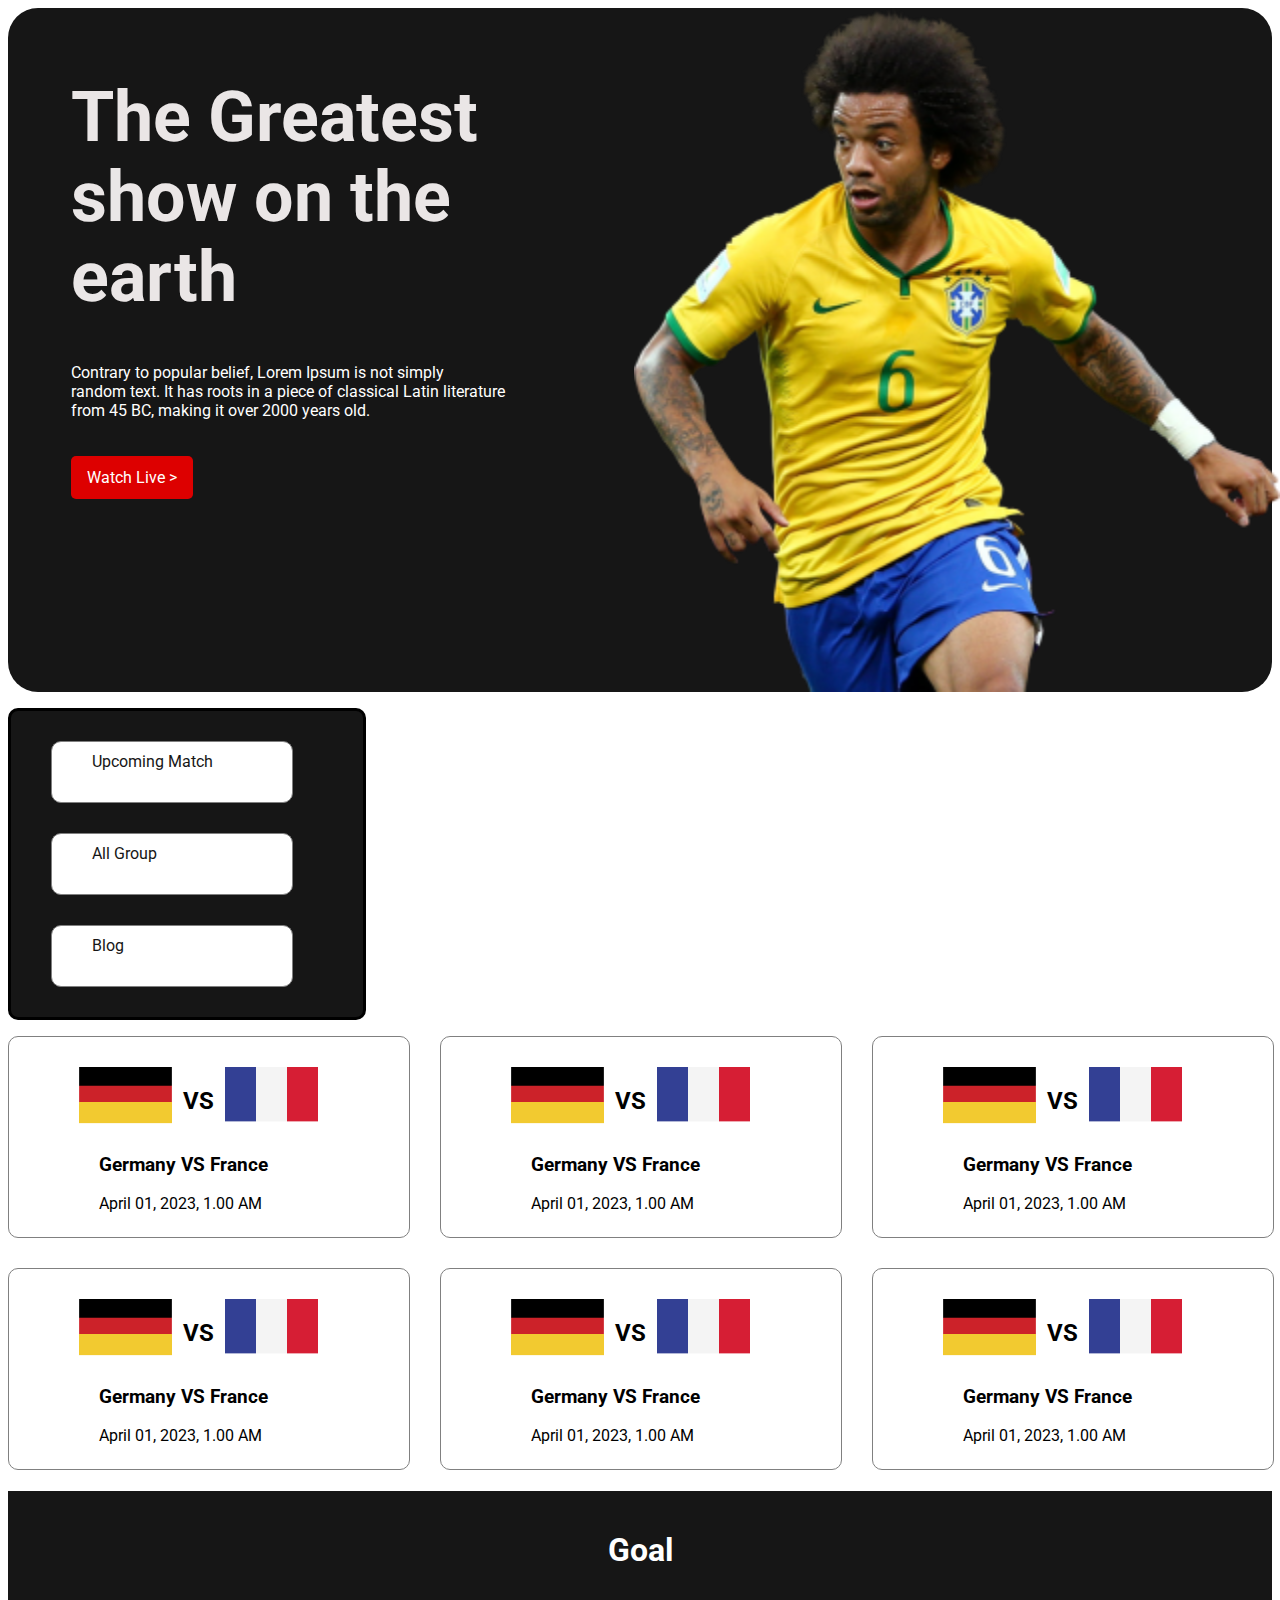
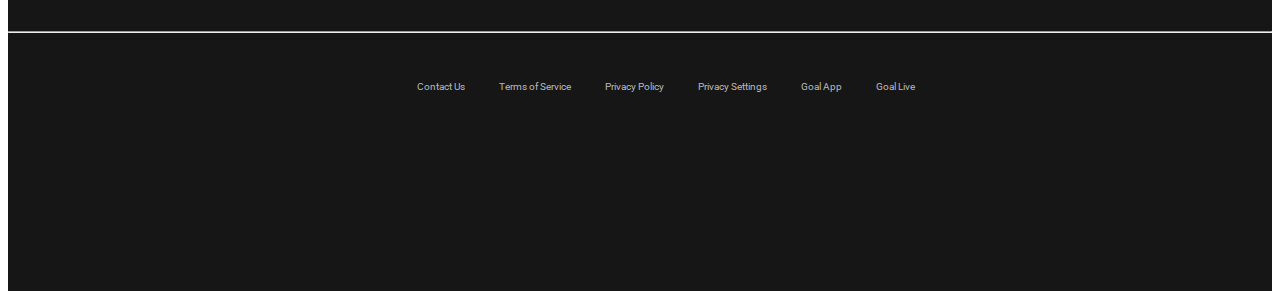
<file: index.html>
<!DOCTYPE html>
<html lang="en">
<head>
    <meta charset="UTF-8">
    <meta http-equiv="X-UA-Compatible" content="IE=edge">
    <meta name="viewport" content="width=device-width, initial-scale=1.0">
    <title>Goal</title>
    <link rel="shortcut icon" href="assets/Flag.png" type="image/x-icon">
    <link rel="stylesheet" href="styles/style2.css">
    <link rel="stylesheet" href="styles/nav.css">
</head>
<body>
  <section class="text-banner">
  
    <div class="first-logs">
         <h1 class="big-logs">
            The Greatest <br>
             show on the <br>
             earth <br>
         </h1>
         <p>
            Contrary to popular belief, Lorem Ipsum is not simply <br>
            random text. It has roots in a piece of classical Latin literature <br>
             from 45 BC, making it over 2000 years old.<br>
         </p>
         <a class="firts-button" href="">
            Watch Live >
            </a>

    </div>
    <div class="big-logs-img">
        <img src="assets/img-tab.png" alt="">
    </div>
</section>
<section>
    <header>
      <nav class="">
        <ul>
          <li><a target="_blank" href="home.html">Upcoming Match</a></li>
          <li><a href="">All Group</a></li>
          <li><a target="_blank" href="index.html">Blog</a></li>
        </ul>


    </header>
  </section>
  <section class="gird-section">
    <!-- .container>.food*12>img[src="img/food.jpg"]+h2{item-$}+h4{price: $100}+p>lorem30^button{order now} -->
    <div class="contaner">
    <div class="lad-nat">
      <div class="type-blogs">
      <div class="tool-gad"><img src="assets/germanyFlag.png" alt=""></div>
      <h2>VS</h2>
      <div class="tool-gad"><img src="assets/Flag.png" alt=""> </div> 
  </div>
  <div class="big-tab">
     <h3>Germany VS France </h3>
  <p>April 01, 2023, 1.00 AM</p>
  </div>
    </div>
    
  <div class="lad-nat">
     <div class="type-blogs">
    <div class="tool-gad"><img src="assets/germanyFlag.png" alt=""></div>
    <h2>VS</h2>
    <div class="tool-gad"><img src="assets/Flag.png" alt=""> </div> 
</div>
<div class="big-tab">
   <h3>Germany VS France </h3>
<p>April 01, 2023, 1.00 AM</p>
</div>
  </div>
 
<div class="lad-nat">
  <div class="type-blogs">
  <div class="tool-gad"><img src="assets/germanyFlag.png" alt=""></div>
  <h2>VS</h2>
  <div class="tool-gad"><img src="assets/Flag.png" alt=""> </div> 
</div>
<div class="big-tab">
 <h3>Germany VS France </h3>
<p>April 01, 2023, 1.00 AM</p>
</div>
</div>

<div class="lad-nat">
<div class="type-blogs">
  <div class="tool-gad"><img src="assets/germanyFlag.png" alt=""></div>
  <h2>VS</h2>
  <div class="tool-gad"><img src="assets/Flag.png" alt=""> </div> 
</div>
<div class="big-tab">
 <h3>Germany VS France </h3>
<p>April 01, 2023, 1.00 AM</p>
</div>
</div>

<div class="lad-nat">
  <div class="type-blogs">
  <div class="tool-gad"><img src="assets/germanyFlag.png" alt=""></div>
  <h2>VS</h2>
  <div class="tool-gad"><img src="assets/Flag.png" alt=""> </div> 
</div>
<div class="big-tab">
 <h3>Germany VS France </h3>
<p>April 01, 2023, 1.00 AM</p>
</div>
</div>

<div class="lad-nat">
  <div class="type-blogs">
  <div class="tool-gad"><img src="assets/germanyFlag.png" alt=""></div>
  <h2>VS</h2>
  <div class="tool-gad"><img src="assets/Flag.png" alt=""> </div> 
</div>
<div class="big-tab">
 <h3>Germany VS France </h3>
<p>April 01, 2023, 1.00 AM</p>
</div>
</div>
  </div>               
  </section>
  <footer>
    <div>
      <h1>
      Goal
    </h1>
    </div>
   
    <hr>
    <div class="footer-row">
      <p class="footer-nab">
      Contact Us   
    </p>
    <p class="footer-nab">
      Terms of Service
    </p>
    <p class="footer-nab">
      Privacy Policy
    </p>
    <p class="footer-nab"> 
      Privacy Settings
    </p>
    <p class="footer-nab">
      Goal App 
    </p>
    <p class="footer-nab">
      Goal Live
    </p>
    </div>
    

  </footer>
</body>
</html>
</file>
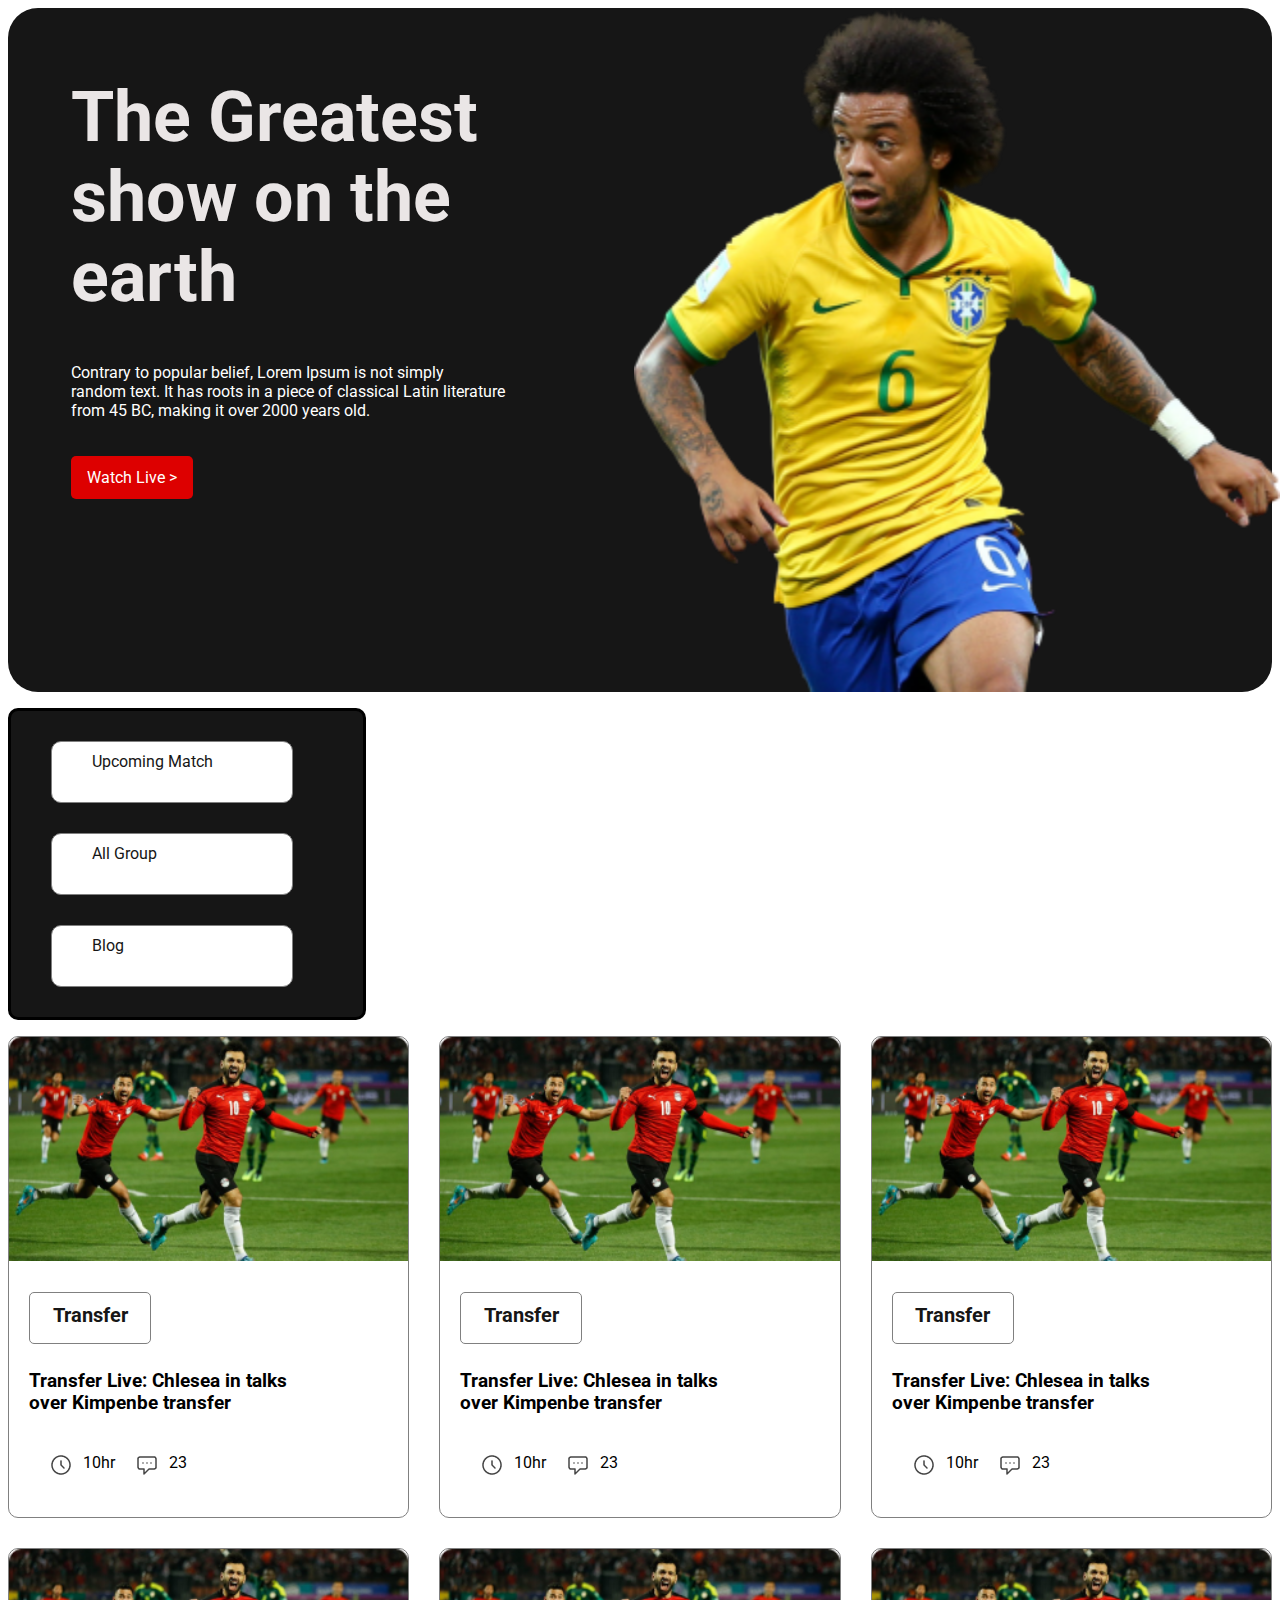
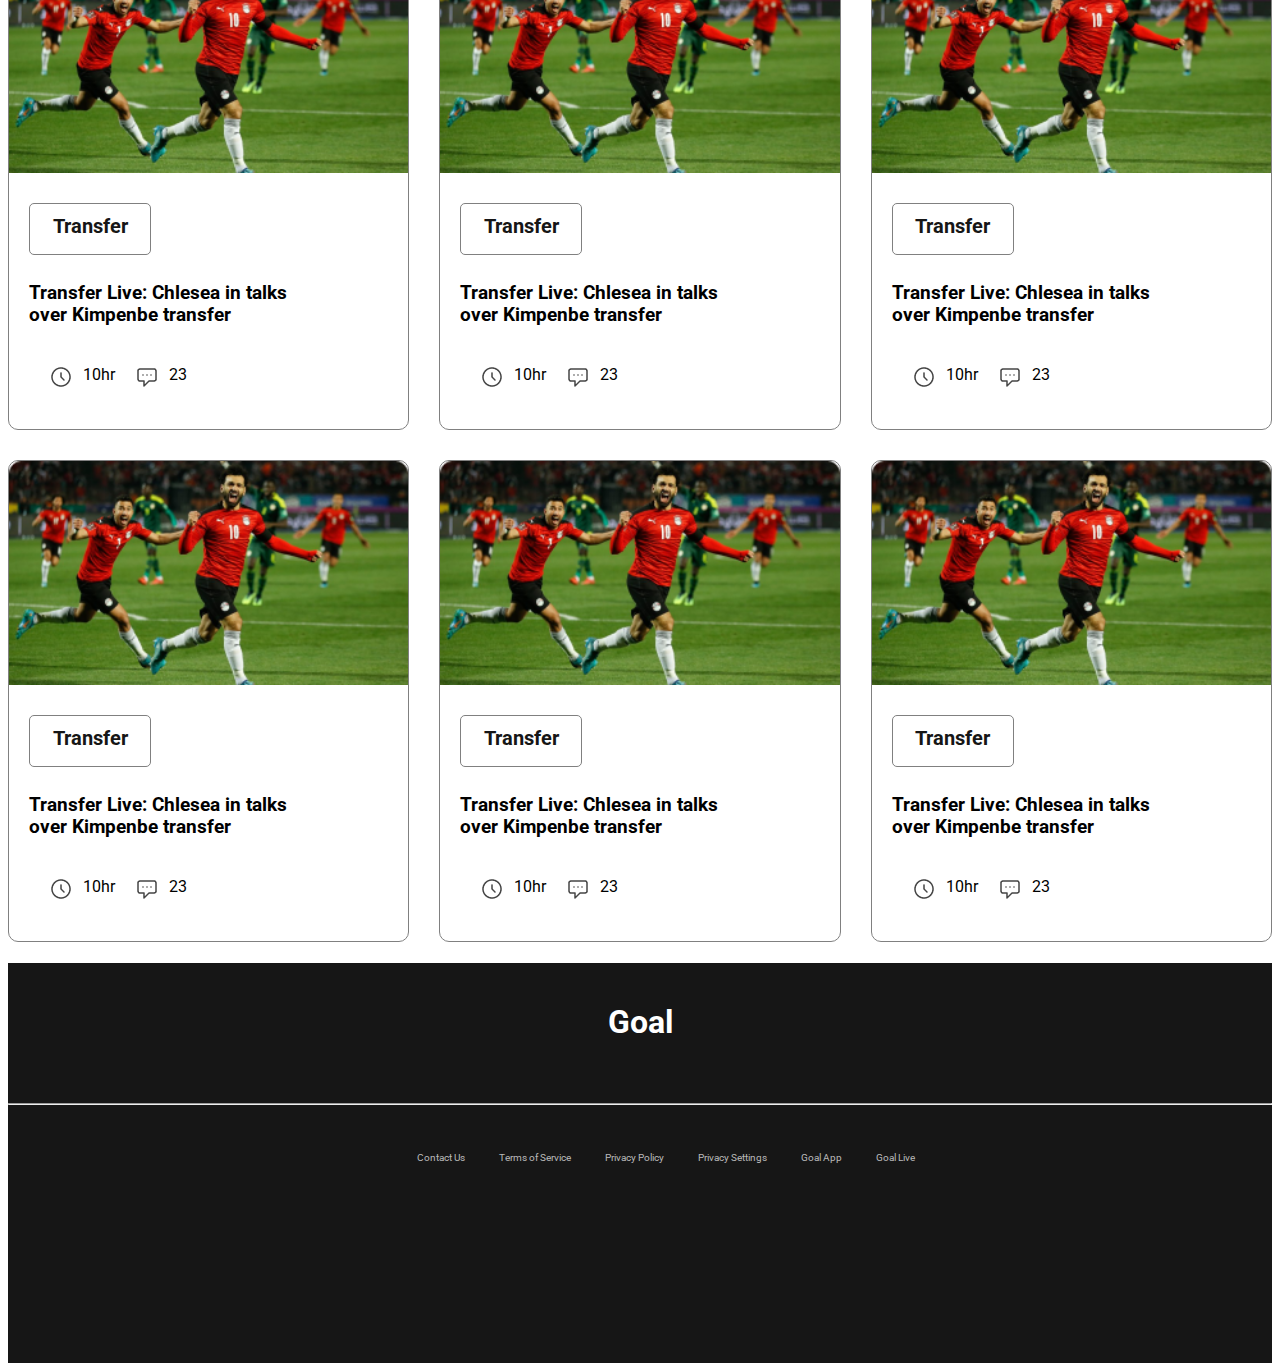
<file: home.html>
<!DOCTYPE html>
<html lang="en">

<head>
  <meta charset="UTF-8">
  <meta http-equiv="X-UA-Compatible" content="IE=edge">
  <meta name="viewport" content="width=device-width, initial-scale=1.0">
  <link rel="shortcut icon" href="assets/Blog Image.png" type="image/x-icon">
  <title>Home</title>
  <link rel="stylesheet" href="styles/style.css">
  <link rel="stylesheet" href="styles/nav.css">
</head>

<body>
  <section class="text-banner">

    <div class="first-logs">
      <h1 class="big-logs">
        The Greatest <br>
        show on the <br>
        earth <br>
      </h1>
      <p>
        Contrary to popular belief, Lorem Ipsum is not simply <br>
        random text. It has roots in a piece of classical Latin literature <br>
        from 45 BC, making it over 2000 years old.<br>
      </p>
      <a class="firts-button" href="">
        Watch Live >
      </a>

    </div>
    <div class="big-logs-img">
      <img src="assets/img-tab.png" alt="">
    </div>






  </section>
  <section>
    <header>
      <nav class="">
        <ul>
          <li><a href="home.html">Upcoming Match</a></li>
          <li><a href="">All Group</a></li>
          <li><a href="index.html">Blog</a></li>
        </ul>


    </header>
  </section>
  <section class="gird-section">
    <!-- .container>.food*12>img[src="img/food.jpg"]+h2{item-$}+h4{price: $100}+p>lorem30^button{order now} -->
    <div class="container">
      <div class="food">
        <img class="blog-img" src="assets/BlogImage.png" alt="">
        <div>
          <h4>Transfer</h4> 
        <h3>Transfer Live: Chlesea in talks <br>
          over Kimpenbe transfer</h3>
        </div>
        
          <div class="icons">
            <div class="icon"><img src="assets/TimeIcon.png" alt="10hr">
              <p>10hr</p>
            </div>
            <div class="icon"><img src="assets/ChatIcon.png" alt="">
              <p>23</p>
            </div>
          </div>

      </div>
      <div class="food">
        <img class="blog-img" src="assets/BlogImage.png" alt="">
        <div>
          <h4>Transfer</h4> 
        <h3>Transfer Live: Chlesea in talks <br>
          over Kimpenbe transfer</h3>
        </div>
        
          <div class="icons">
            <div class="icon"><img src="assets/TimeIcon.png" alt="10hr">
              <p>10hr</p>
            </div>
            <div class="icon"><img src="assets/ChatIcon.png" alt="">
              <p>23</p>
            </div>
          </div>
      </div>

      <div class="food">
        <img class="blog-img" src="assets/BlogImage.png" alt="">
        <div>
           <h4>Transfer</h4> 
        <h3>Transfer Live: Chlesea in talks <br>
          over Kimpenbe transfer</h3>
        </div>
       
          <div class="icons">
            <div class="icon"><img src="assets/TimeIcon.png" alt="10hr">
              <p>10hr</p>
            </div>
            <div class="icon"><img src="assets/ChatIcon.png" alt="">
              <p>23</p>
            </div>
          </div>

      </div>
      <div class="food">
        <img class="blog-img" src="assets/BlogImage.png" alt="">
        <div>
          <h4>Transfer</h4>  
          <h3>Transfer Live: Chlesea in talks <br>
          over Kimpenbe transfer</h3>
        </div>
        
          <div class="icons">
            <div class="icon"><img src="assets/TimeIcon.png" alt="10hr">
              <p>10hr</p>
            </div>
            <div class="icon"><img src="assets/ChatIcon.png" alt="">
              <p>23</p>
            </div>
          </div>

      </div>
      <div class="food">
        <img class="blog-img" src="assets/BlogImage.png" alt="">
        <div>
          <h4>Transfer</h4> 
        <h3>Transfer Live: Chlesea in talks <br>
          over Kimpenbe transfer</h3>
        </div>
        
          <div class="icons">
            <div class="icon"><img src="assets/TimeIcon.png" alt="10hr">
              <p>10hr</p>
            </div>
            <div class="icon"><img src="assets/ChatIcon.png" alt="">
              <p>23</p>
            </div>
          </div>

      </div>
      <div class="food">
        <img class="blog-img" src="assets/BlogImage.png" alt="">
        <div>
          <h4>Transfer</h4> 
        <h3>Transfer Live: Chlesea in talks <br>
          over Kimpenbe transfer</h3>
        </div>
        
          <div class="icons">
            <div class="icon"><img src="assets/TimeIcon.png" alt="10hr">
              <p>10hr</p>
            </div>
            <div class="icon"><img src="assets/ChatIcon.png" alt="">
              <p>23</p>
            </div>
          </div>

      </div>
      <div class="food">
        <img class="blog-img" src="assets/BlogImage.png" alt="">
        <div>
          <h4>Transfer</h4>  
        <h3>Transfer Live: Chlesea in talks <br>
          over Kimpenbe transfer</h3>
        </div>
        
          <div class="icons">
            <div class="icon"><img src="assets/TimeIcon.png" alt="10hr">
              <p>10hr</p>
            </div>
            <div class="icon"><img src="assets/ChatIcon.png" alt="">
              <p>23</p>
            </div>
          </div>

      </div>
      <div class="food">
        <img class="blog-img" src="assets/BlogImage.png" alt="">
        <div>
          <h4>Transfer</h4>  
        <h3>Transfer Live: Chlesea in talks <br>
          over Kimpenbe transfer</h3>
        </div>
        
          <div class="icons">
            <div class="icon"><img src="assets/TimeIcon.png" alt="10hr">
              <p>10hr</p>
            </div>
            <div class="icon"><img src="assets/ChatIcon.png" alt="">
              <p>23</p>
            </div>
          </div>
       

      </div>
      <div class="food">
        <img class="blog-img" src="assets/BlogImage.png" alt="">
        <div>
          <h4>Transfer</h4> 
        <h3>Transfer Live: Chlesea in talks <br>
          over Kimpenbe transfer</h3>
        </div>
        
        <div class="icons">
          <div class="icon"><img src="assets/TimeIcon.png" alt="10hr">
            <p>10hr</p>
          </div>
          <div class="icon"><img src="assets/ChatIcon.png" alt="">
            <p>23</p>
          </div>
        </div>


      </div>
    </div>
  </section>
  <footer>
    <div>
      <h1>
      Goal
    </h1>
    </div>
   
    <hr>
    <div class="footer-row">
      <p class="footer-nab">
      Contact Us   
    </p>
    <p class="footer-nab">
      Terms of Service
    </p>
    <p class="footer-nab">
      Privacy Policy
    </p>
    <p class="footer-nab"> 
      Privacy Settings
    </p>
    <p class="footer-nab">
      Goal App 
    </p>
    <p class="footer-nab">
      Goal Live
    </p>
    </div>
    

  </footer>
</body>

</html>
</file>
<file: styles/style2.css>
/* /* google fonts  */

    @import url('https://fonts.googleapis.com/css2?family=Edu+VIC+WA+NT+Beginner&family=Poppins:wght@500&family=Roboto&display=swap');
    
    /* comon body */
    body{
        font-family: 'Edu VIC WA NT Beginner', cursive;
        font-family: 'Poppins', sans-serif;
        font-family: 'Roboto', sans-serif;
    
    }
.text-banner{
      display: flex;
      padding-left: 5%;
      background-color: #161616;                                   
      border-radius: 30px;
      
     color: #fff;

}
.big-logs{
        padding-top: 5%;
}
 .big-logs-img img{
               
                width: 200%;
                height: 100%;
                padding-left: 40%;
                font-size: 20px;
    } 
    .big-logs{
        font-style: normal;
        font-weight: 700;
        font-size: 70px;
        line-height: 80px;
        left: 246px;
         top: 150px;

        /* or 114% */
        
        
        color: #eae6e6;
        
    }
    .firts-button{
                 text-decoration: none;
                 padding: 12px 16px;
                 display: inline-block;
                 color: #fff;
                 border-radius: 5px;
                 margin-top: 20px;

               
                
     }           
    .firts-button{
           background: #DD0000;
           border-radius: 5px;
                 
    }
    .firts-button{
             color: #FFFFFF;
              
    }
    /*--------------- 
    contaner blogs
    ---------------- */
    .contaner{
             display: grid;
             grid-template-columns: repeat(3, 1fr);
             grid-gap: 30px;
    }

    .type-blogs{
              display: flex;
              padding-top: 30px;
             padding-left: 60px;
    }
    .lad-nat{
            border: 1px solid grey;
            border-radius: 10px;
            height: 200px;
            width: 400px;
    }
    .big-tab{
           padding-left: 90px;
    }
    .tool-gad{
             padding-left: 10px;
             padding-right: 10px;
    }
    /*------------ 
       footer
    ------------ */
    footer{
        background-color: #161616;
        background-size: cover;
        height: 400px;
    }
    footer h1{
            text-align: center;
            color: #FFFFFF;
            padding: 40px; 
    }
    .footer-row p{
           display: inline-block;
           margin-left: 30px;
           font-size: 10px;
           color: #B9B9B9;
    }
    .footer-row{
             margin-top: 3%;
              margin-left: 30%;
    }
</file>
<file: styles/nav.css>
nav ul{
      border: 3px solid black;
      border-radius: 10px;
      background-color: #161616;
       width: 312px;
       padding-bottom: 30px;
}
nav li{
     
      list-style: none;
      margin-top: 30px;
      border: 1px solid grey;
      background-color:  #FFFFFF;
      border-radius: 10px;
      height: 40px;
      width: 200px;
      padding-left: 40px;
      padding-top: 10px;
      padding-bottom: 10px;

}
nav li a{
      text-decoration: none;
      color: #161616;
}


@media only screen and (min-width: 768px) and (max-width: 991px) {
      .big-logs-img img {
            width: 100%;
            height: auto;
            padding-left: 0;
      }

      section.text-banner {
            align-items: self-end;
      }

      nav ul {
            display: flex;
            width: 100%;
            background: transparent;
            border: none;
            justify-content: space-between;
            padding-left: 0;
      }

      nav li {
            width: 150px;
      }
}

@media only screen and (max-width: 767px) {
      nav ul {
            background: transparent;
            border: none;
      }

      nav li:hover {
            background: red;
            color: #fff;
      }
}
</file>
<file: styles/style.css>
/* /* google fonts  */

    @import url('https://fonts.googleapis.com/css2?family=Edu+VIC+WA+NT+Beginner&family=Poppins:wght@500&family=Roboto&display=swap');
    
    /* comon body */
    body{
        font-family: 'Edu VIC WA NT Beginner', cursive;
        font-family: 'Poppins', sans-serif;
        font-family: 'Roboto', sans-serif;
    
    }
.text-banner{
      display: flex;
      padding-left: 5%;
      background-color: #161616;                                   
      border-radius: 30px;
      
     color: #fff;

}
.big-logs{
        padding-top: 5%;
}
 .big-logs-img img{
               
                width: 200%;
                height: 100%;
                padding-left: 40%;
                font-size: 20px;
    } 
    .big-logs{
        font-style: normal;
        font-weight: 700;
        font-size: 70px;
        line-height: 80px;
        left: 246px;
         top: 150px;

        /* or 114% */
        
        
        color: #eae6e6;
        
    }
    .firts-button{
                 text-decoration: none;
                 padding: 12px 16px;
                 display: inline-block;
                 color: #fff;
                 border-radius: 5px;
                 margin-top: 20px;

               
                
     }           
    .firts-button{
           background: #DD0000;
           border-radius: 5px;
                 
    }
    .firts-button{
             color: #FFFFFF;
              
    }
    /*--------------- 
    contaner blogs
    ---------------- */
    .container{
             display: grid;
             grid-template-columns: repeat(3, 1fr);
             grid-gap: 30px;
             
    }
    .food{
          border: 1px solid grey;
          border-radius: 10px;
          
    }
    .food div{
            padding-bottom: 20px;
            padding-left: 20px;
    }
    .icons{
         padding-left: 5px;
    }
    
    .food .blog-img{
          width: 100%;
    }
    .icons{
         display: flex;
    }
    .icon{
        display: flex;
        padding-left: 20px;
    }
    .icon p{
          margin: 0;
          padding-left: 10px;
    }
     /*-----------
     button
     ---------- */
    h4{
                 border: 1px solid grey;
                 border-radius: 5px;
                 padding-top: 10px;
                 text-align: center;
                 font-size: 20px;
                 color:  #161616;
                 width: 120px;
                 height: 40px;
     }
    /*------------ 
       footer
    ------------ */
    footer{
        
        background-color: #161616;
        background-size: cover;
        height: 400px;
    }
    footer h1{
            text-align: center;
            color: #FFFFFF;
            padding: 40px; 
    }
    .footer-row p{
           display: inline-block;
           margin-left: 30px;
           font-size: 10px;
           color: #B9B9B9;
    }
    .footer-row{
             margin-top: 3%;
              margin-left: 30%;
    }
      /* Responsive 
   ===================== */
   /* Tablet
   ============= */
   @media only screen and (max-width: 991px) {
    .container {
        grid-template-columns: repeat(2, 1fr);
    }
}


/* mobile 
=========== */
@media only screen and (max-width: 767px) {
section.text-banner {
    display: block;
}

.big-logs-img img {
    width: 100%;
    height: auto;
    padding-left: 0;
}

.first-logs {
    text-align: center;
}

.container {
    display: block;
}

.food {
    margin-bottom: 30px;
}
}
</file>
